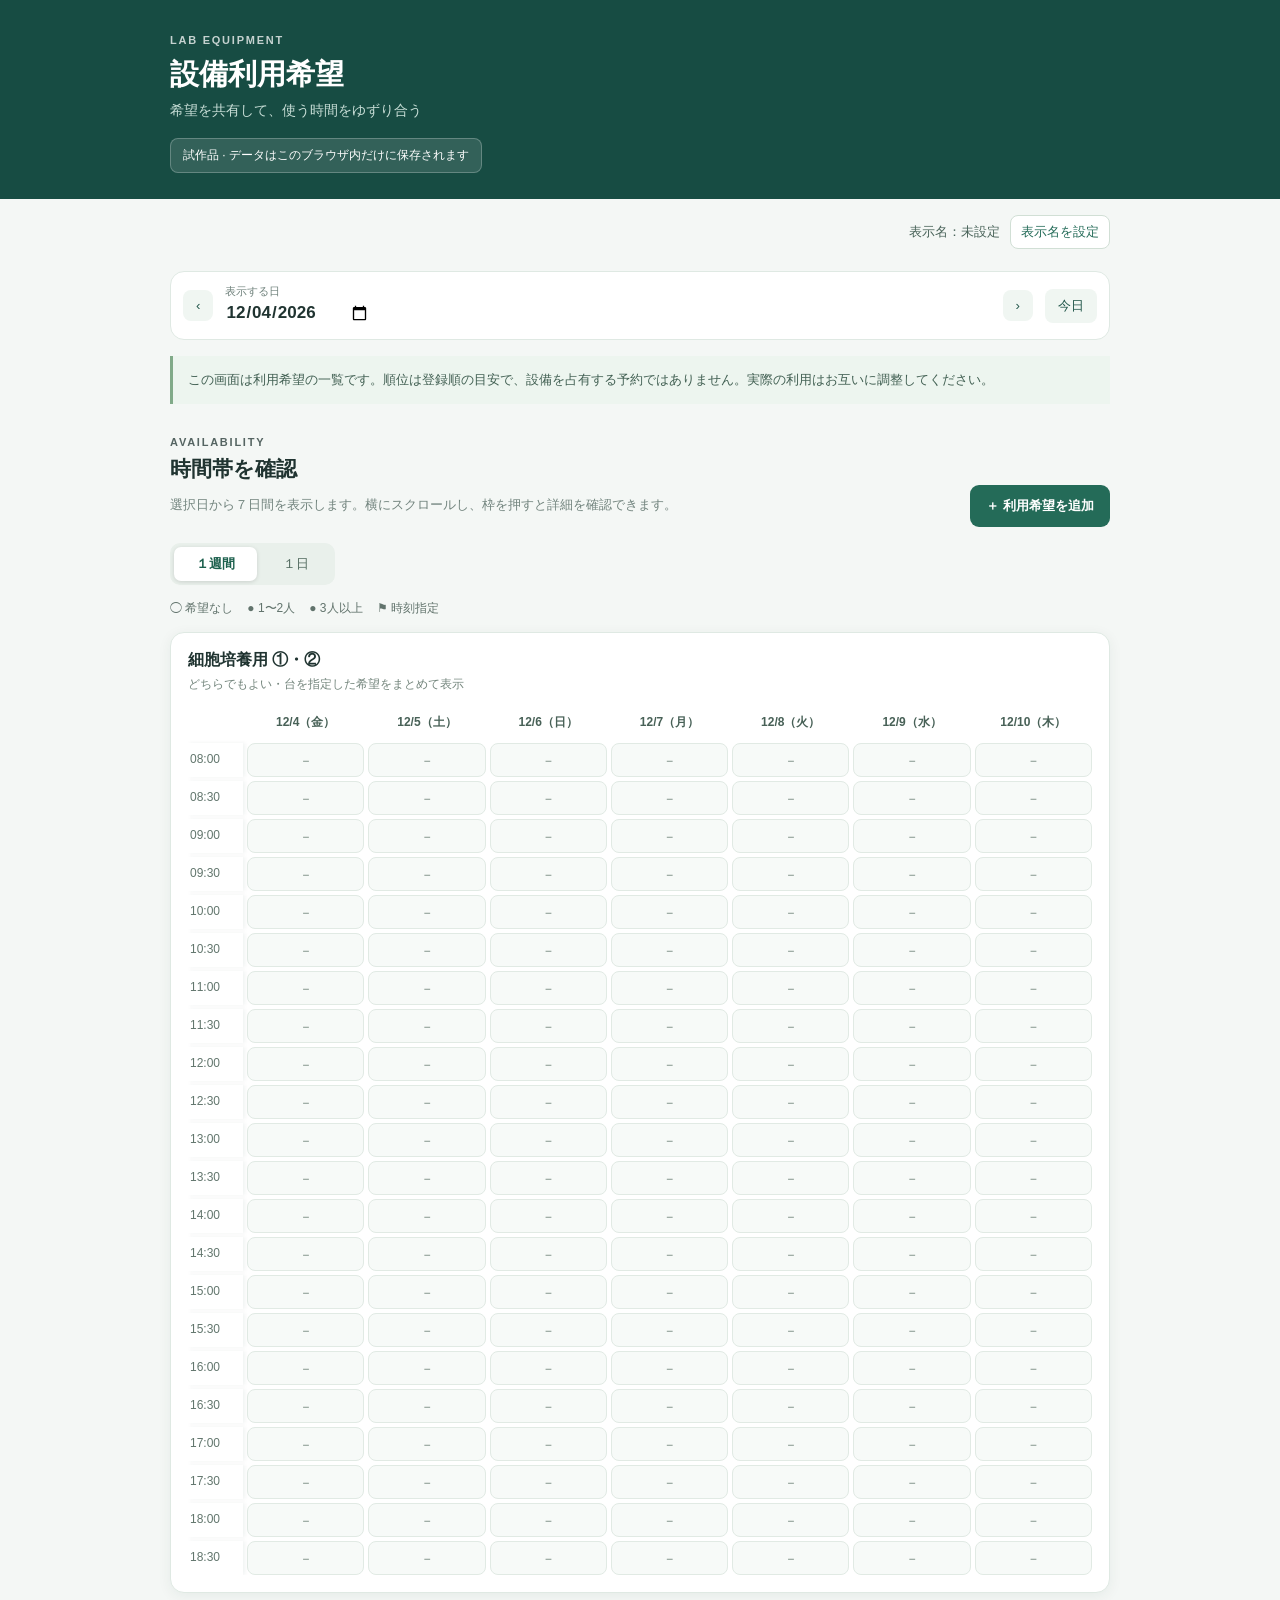
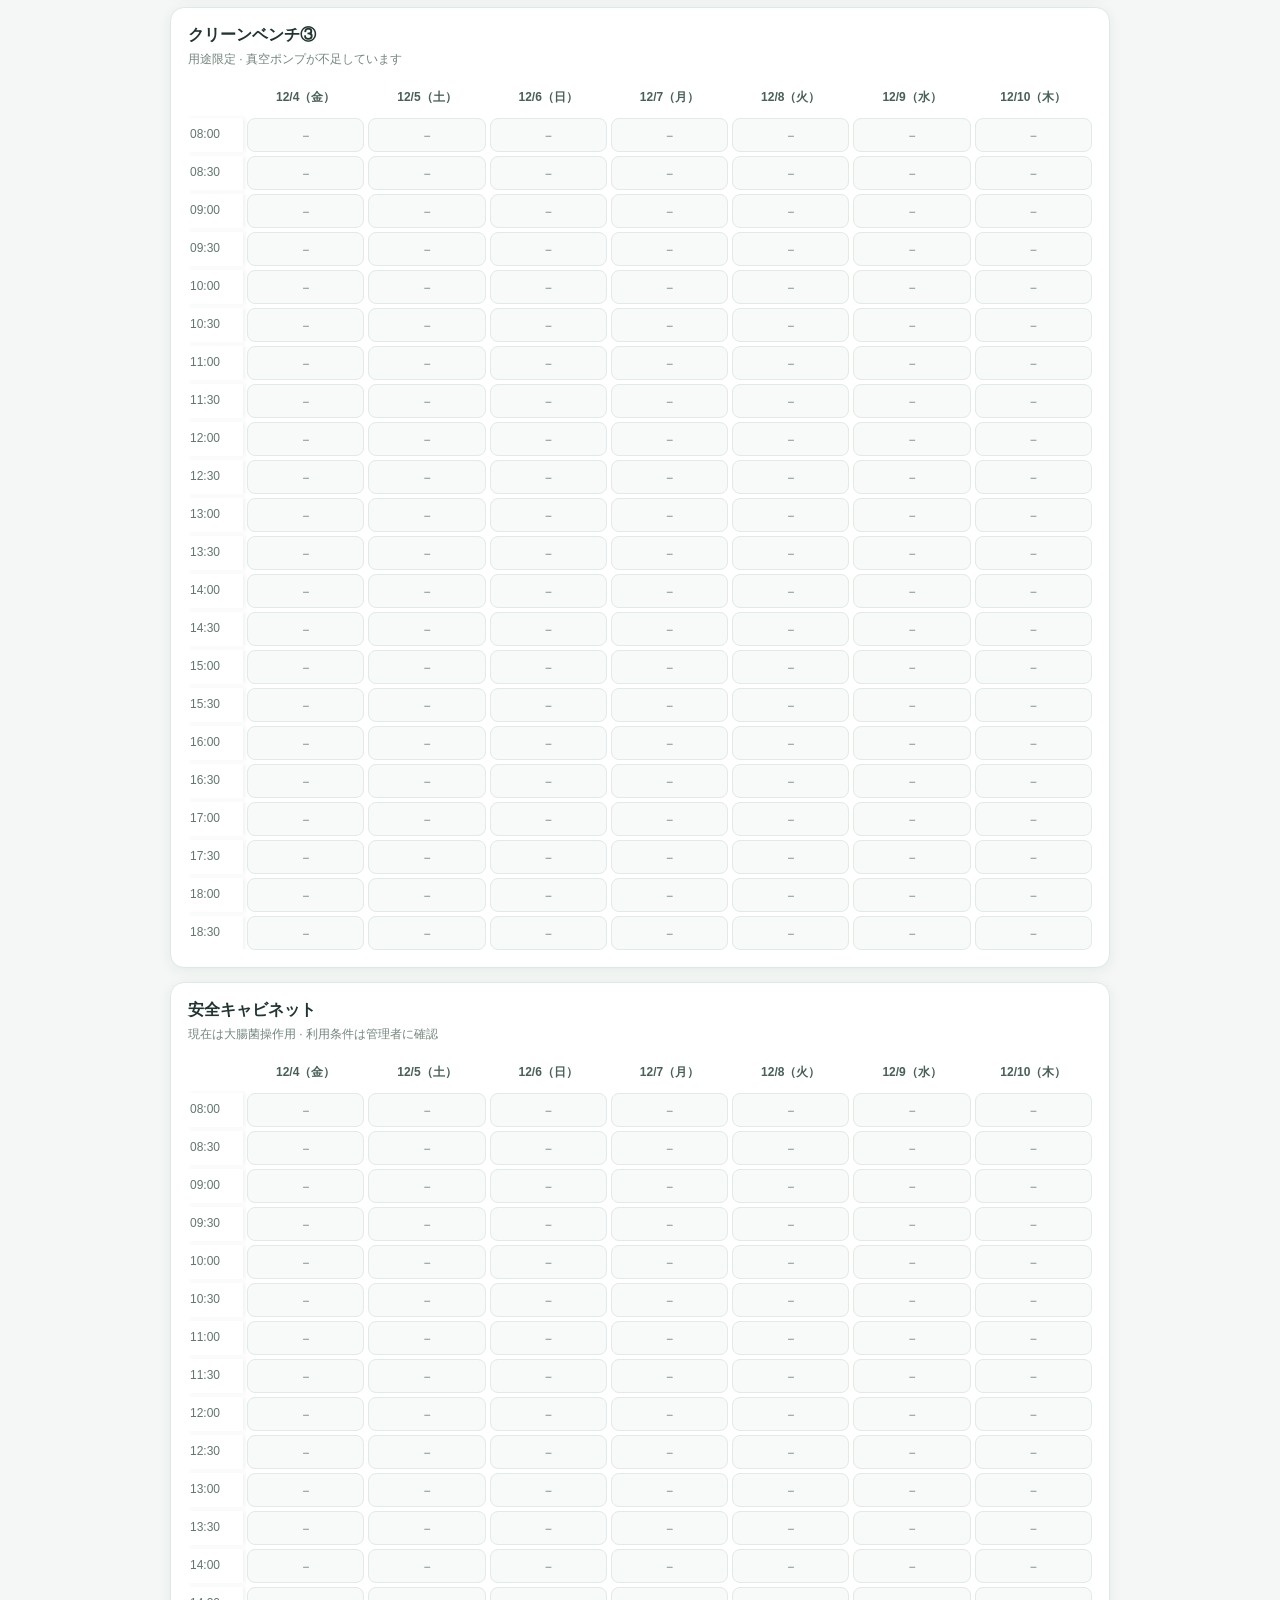
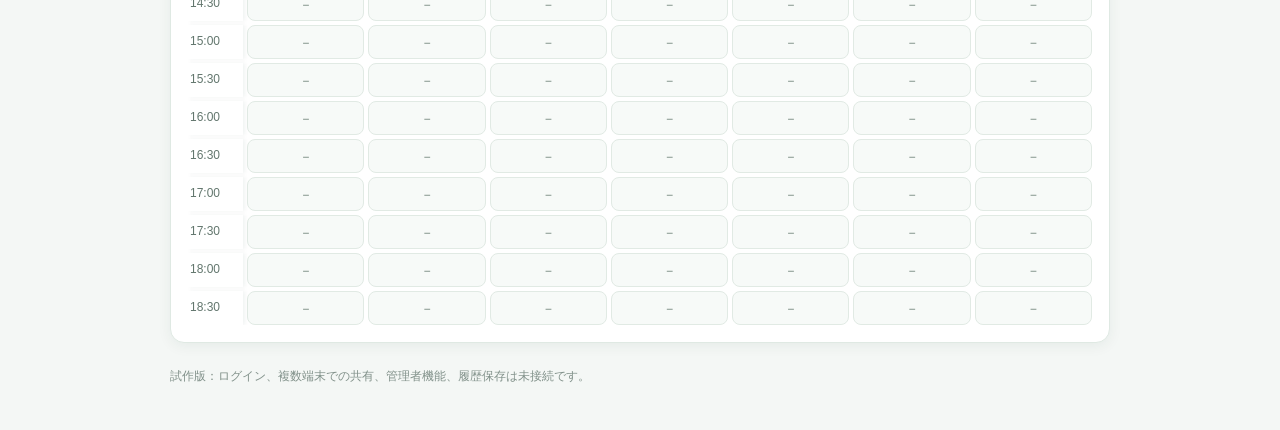
<file: index.html>
<!doctype html>
<html lang="ja"><head><meta charset="utf-8"><meta name="viewport" content="width=device-width, initial-scale=1"><title>設備利用希望 | 試作品</title><link rel="stylesheet" href="style.css?v=20261027-1"></head>
<body><header><div class="wrap"><span class="eyebrow">LAB EQUIPMENT</span><h1>設備利用希望</h1><p>希望を共有して、使う時間をゆずり合う</p><div class="demo">試作品 · データはこのブラウザ内だけに保存されます</div></div></header>
<main class="wrap"><div class="profile"><span id="profileText">表示名：未設定</span><button id="changeName" type="button">表示名を設定</button></div><section class="datebar"><button id="prev" aria-label="前の日">‹</button><div><span>表示する日</span><input id="date" type="date"></div><button id="next" aria-label="次の日">›</button><button id="today" class="sub">今日</button></section>
<div class="notice">この画面は利用希望の一覧です。順位は登録順の目安で、設備を占有する予約ではありません。実際の利用はお互いに調整してください。</div>
<section class="heading"><div><span class="eyebrow">AVAILABILITY</span><h2>時間帯を確認</h2><p id="viewHelp">１週間分の時間帯別の希望を表示します。枠を押すと詳細を確認できます。</p></div><button id="new" class="primary">＋ 利用希望を追加</button></section><div class="viewtabs" role="group" aria-label="表示方法"><button id="weekView" class="active" aria-pressed="true">１週間</button><button id="dayView" aria-pressed="false">１日</button></div><div class="legend"><span>◯ 希望なし</span><span>● 1〜2人</span><span>● 3人以上</span><span>⚑ 時刻指定</span></div><div id="cards"></div>
<p class="foot">試作版：ログイン、複数端末での共有、管理者機能、履歴保存は未接続です。</p></main>
<dialog id="detail"><div class="dialoghead"><div><span class="eyebrow">DETAIL</span><h2 id="detailTitle"></h2></div><button class="close" data-close aria-label="閉じる">×</button></div><p id="detailDesc"></p><div id="detailList"></div><button id="detailAdd" class="primary wide">この時間帯に希望を追加</button></dialog>
<dialog id="nameDialog"><form id="nameForm"><div class="dialoghead"><div><span class="eyebrow">PROFILE</span><h2>表示名を設定</h2></div><button type="button" class="close" data-close aria-label="閉じる">×</button></div><p class="muted">研究室の人が分かる名前を設定してください。試作版ではこのブラウザ内に保存されます。</p><label>表示名<input name="displayName" required maxlength="30" placeholder="例：山田"></label><p id="nameError" role="alert"></p><button class="primary wide">保存する</button></form></dialog>
<dialog id="formDialog"><form id="form"><div class="dialoghead"><div><span class="eyebrow">NEW REQUEST</span><h2>利用希望を追加</h2></div><button type="button" class="close" data-close aria-label="閉じる">×</button></div><p class="muted">表示名：<strong id="formName"></strong></p><label>設備<select name="equipment"><option value="either">細胞培養用：どちらでもよい</option><option value="one">クリーンベンチ①を希望</option><option value="two">クリーンベンチ②を希望</option><option value="three">クリーンベンチ③（用途限定）</option><option value="cabinet">安全キャビネット</option></select></label><label>日付<input name="date" type="date" required></label><div class="row"><label>開始<input name="start" type="time" step="1800" required></label><label>終了<input name="end" type="time" step="1800" required></label></div><label>作業内容（任意）<select name="activity"><option value="">選択しない</option><option>培地交換・継代</option><option>試薬添加・薬剤処理</option><option>トランスフェクション</option><option>大腸菌操作</option><option>レンチウイルスベクター関連</option><option>その他</option></select></label><label class="check"><input name="fixed" type="checkbox"> 時刻指定あり</label><label id="fixedLabel" hidden>指定時刻<input name="fixedTime" type="time"></label><label>メモ（任意）<textarea name="memo" rows="2" maxlength="150"></textarea></label><label id="reasonLabel" hidden>2時間以上の理由（必須）<textarea name="reason" rows="2" maxlength="150"></textarea></label><p id="error" role="alert"></p><button class="primary wide">希望を登録</button></form></dialog>
<script src="app.js"></script></body></html>
</file>
<file: style.css>
:root{font-family:'Segoe UI','Yu Gothic',sans-serif;color:#203431;background:#f4f7f5}*{box-sizing:border-box}body{margin:0}header{background:#174c43;color:white;padding:30px 0 26px}.wrap{max-width:980px;margin:auto;padding:0 20px}.eyebrow{font-size:11px;letter-spacing:.16em;font-weight:700;opacity:.75}h1{font-size:29px;margin:7px 0}header p{margin:0;color:#c7ddd6;font-size:14px}.demo{display:inline-block;margin-top:18px;background:#ffffff1f;border:1px solid #ffffff3d;border-radius:8px;padding:8px 12px;font-size:12px}.datebar{display:flex;align-items:center;gap:12px;background:white;border:1px solid #dfe9e3;border-radius:14px;margin-top:22px;padding:12px}.datebar div{flex:1}.datebar span{display:block;font-size:11px;color:#71837d}.datebar input{border:0;padding:3px 0;font-size:17px;font-weight:700;color:#203431}.datebar button,.sub{background:#f0f6f2;border:0;border-radius:8px;padding:8px 13px;color:#21564a;cursor:pointer}.notice{margin:16px 0;background:#edf5ef;border-left:3px solid #81aa89;padding:13px 15px;color:#426053;font-size:13px;line-height:1.7}.heading{display:flex;justify-content:space-between;align-items:end;gap:12px;margin-top:28px}.heading h2{margin:5px 0;font-size:21px}.heading p,.muted{font-size:13px;color:#72847e}.primary{background:#246b58;color:white;border:0;border-radius:9px;padding:12px 16px;font-weight:700;cursor:pointer;white-space:nowrap}.legend{display:flex;gap:14px;flex-wrap:wrap;margin:15px 0;color:#61736c;font-size:12px}.card{background:white;border:1px solid #dfe9e3;border-radius:14px;margin:14px 0;padding:17px;box-shadow:0 3px 14px #123b2810}.card h3{margin:0;font-size:16px}.card p{margin:5px 0 13px;font-size:12px;color:#73857c}.slots{display:grid;grid-template-columns:repeat(auto-fit,minmax(105px,1fr));gap:7px}.slot{border:1px solid #e1eae4;background:#f8fbf9;border-radius:8px;text-align:left;padding:9px;color:#374b43;cursor:pointer}.slot strong{display:block;font-size:13px}.slot span{font-size:12px;color:#74877d}.slot.busy{background:#fff8e9;border-color:#f0e1bd}.slot.full{background:#fdf1ef;border-color:#f3d9d5}.flag{color:#b74c35!important;font-weight:bold}.foot{font-size:12px;color:#81918a;margin:25px 0 45px}dialog{width:min(94%,520px);max-height:90vh;border:0;border-radius:16px;padding:23px;color:#203431;box-shadow:0 12px 50px #0003}dialog::backdrop{background:#14292199}.dialoghead{display:flex;justify-content:space-between;align-items:start}.dialoghead h2{margin:5px 0 12px;font-size:20px}.close{border:0;background:#f0f4f1;font-size:23px;border-radius:8px;width:36px;height:36px;cursor:pointer}label{display:block;font-size:13px;font-weight:700;margin:14px 0}input,select,textarea{font:inherit}label input:not([type=checkbox]),select,textarea{display:block;width:100%;padding:10px;border:1px solid #cadbd0;border-radius:8px;margin-top:6px;background:white}.row{display:flex;gap:12px}.row label{flex:1}.check{display:flex;align-items:center;gap:8px}.check input{width:18px;height:18px}.wide{width:100%;margin-top:12px}.person{padding:12px 0;border-bottom:1px solid #e5ede8;font-size:14px;line-height:1.6}.person small{display:block;color:#73847c}.person button{border:0;background:transparent;color:#a63e39;cursor:pointer;padding:5px 0}#error{color:#a4332b;font-size:13px}.empty{color:#7a8981;padding:18px 0;font-size:14px}@media(max-width:560px){.heading{align-items:start;flex-direction:column}.heading .primary{width:100%}.slots{grid-template-columns:repeat(3,1fr)}.wrap{padding:0 15px}.datebar{gap:6px}.card{padding:14px}}
:root{scroll-behavior:smooth}.viewtabs{display:flex;gap:4px;background:#e9f0eb;padding:4px;border-radius:10px;width:max-content;margin-top:16px}.viewtabs button{border:0;background:transparent;color:#536b60;padding:8px 22px;border-radius:7px;cursor:pointer}.viewtabs button.active{background:#fff;color:#1c604d;font-weight:700;box-shadow:0 1px 4px #0002}.week-scroll{overflow-x:auto;overscroll-behavior-x:contain}.week-grid{display:grid;grid-template-columns:55px repeat(7,minmax(70px,1fr));gap:4px;min-width:590px}.week-head{text-align:center;font-size:12px;font-weight:700;padding:8px 2px;color:#486157}.week-time{font-size:12px;color:#62766d;padding:9px 2px}.week-grid .slot{text-align:center;padding:7px 2px;min-height:34px}.week-grid .slot span{font-size:12px}.week-grid .slot:not(.busy):not(.full){background:#f7faf8}
.profile{display:flex;justify-content:flex-end;align-items:center;gap:10px;margin-top:16px;color:#496359;font-size:13px}.profile button{border:1px solid #d1dfd5;background:white;color:#246b58;border-radius:8px;padding:7px 10px;cursor:pointer}#nameError{color:#a4332b;font-size:13px}
.week-grid>.week-time{position:sticky;left:0;z-index:2;background:#fff;box-shadow:2px 0 4px #173b2810}.week-grid>div:first-child{position:sticky;left:0;z-index:3;background:#fff}
</file>
